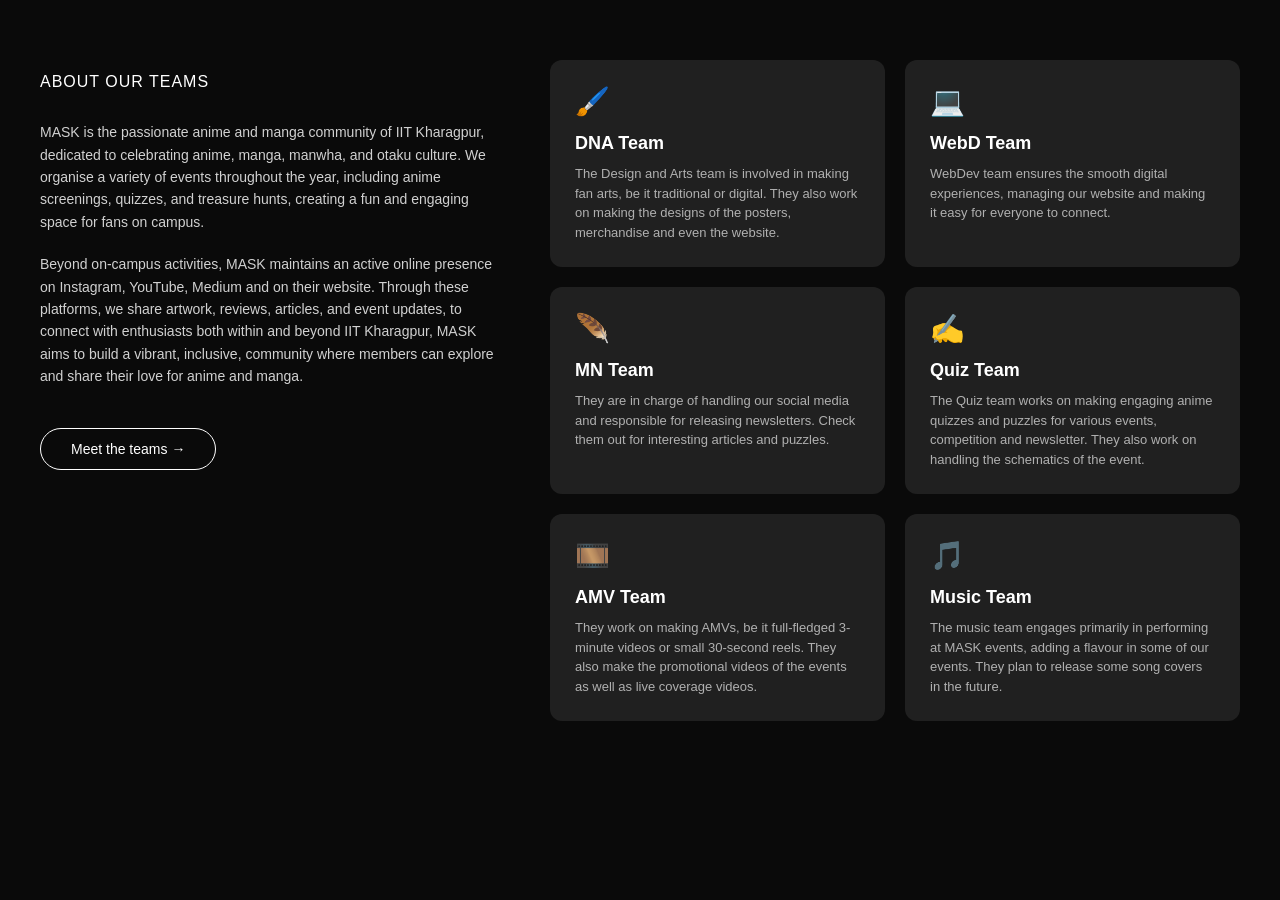
<file: F01-CRD/index.html>
<!DOCTYPE html>
<html>

<head>
    <title>About Our Teams</title>
    <link rel="stylesheet" href="ste.css">
    <meta charset="UTF-8">
    <meta name="viewport" content="width=device-width, initial-scale=1.0">
</head>

<body>

    <div class="about-section">
        <div class="container">

            <div class="text-column">
                <h2>About Our Teams</h2>
                <p>MASK is the passionate anime and manga community of IIT Kharagpur, dedicated to celebrating anime,
                    manga,
                    manwha, and otaku culture. We organise a variety of events throughout the year, including anime
                    screenings,
                    quizzes, and treasure hunts, creating a fun and engaging space for fans on campus.</p>
                <p>Beyond on-campus
                    activities, MASK maintains an active online presence on Instagram, YouTube, Medium and on their
                    website.
                    Through these platforms, we share artwork, reviews, articles, and event updates, to connect with
                    enthusiasts
                    both within and beyond IIT Kharagpur, MASK aims to build a vibrant, inclusive, community where
                    members
                    can
                    explore and share their love for anime and manga.</p>
                <a href="#" class="btn-outline">Meet the teams &rarr;</a>
            </div>



            <div class="cards-column">

                <div class="card">
                    <div class="icon">🖌️</div>
                    <h3>DNA Team</h3>
                    <p>The Design and Arts team is involved in making fan arts, be it traditional or digital. They also
                        work
                        on
                        making the designs of the posters, merchandise and even the website.</p>
                </div>

                <div class="card">
                    <div class="icon">💻</div>
                    <h3>WebD Team</h3>
                    <p>WebDev team ensures the smooth digital experiences, managing our website and making it easy for
                        everyone
                        to connect.</p>
                </div>

                <div class="card">
                    <div class="icon">🪶</div>
                    <h3>MN Team</h3>
                    <p>They are in charge of handling our social media and responsible for releasing newsletters. Check
                        them
                        out
                        for interesting articles and puzzles.</p>
                </div>

                <div class="card">
                    <div class="icon">✍️</div>
                    <h3>Quiz Team</h3>
                    <p>The Quiz team works on making engaging anime quizzes and puzzles for various events, competition
                        and
                        newsletter. They also work on handling the schematics of the event.</p>
                </div>

                <div class="card">
                    <div class="icon">🎞️</div>
                    <h3>AMV Team</h3>
                    <p>They work on making AMVs, be it full-fledged 3-minute videos or small 30-second reels. They also
                        make
                        the
                        promotional videos of the events as well as live coverage videos.</p>
                </div>

                <div class="card">
                    <div class="icon">🎵</div>
                    <h3>Music Team</h3>
                    <p>
                        The music team engages primarily in performing at MASK events, adding a flavour in some of our
                        events. They plan to release some song covers in the future.
                    </p>
                </div>


            </div>
        </div>
    </div>

</body>

</html>
</file>
<file: F01-CRD/ste.css>
body {
    margin: 0;
    font-family: Arial, sans-serif;
    background-color: #0a0a0a;
    color: #ffffff;
}

.about-section {
    padding: 60px 20px;
}

.container {
    display: flex;
    max-width: 1200px;
    margin: 0 auto;
    gap: 50px;
    align-items: flex-start;
}

.text-column {
    flex: 1;
}

.text-column h1 {
    font-size: 36px;
    margin-bottom: 5px;
}

.text-column h2 {
    font-size: 16px;
    font-weight: normal;
    text-transform: uppercase;
    letter-spacing: 1px;
    margin-bottom: 30px;
}

.text-column p {
    font-size: 14px;
    line-height: 1.6;
    color: #d1d1d1;
    margin-bottom: 20px;
}

.btn-outline {
    display: inline-block;
    margin-top: 20px;
    padding: 12px 30px;
    border: 1px solid #ffffff;
    border-radius: 30px;
    color: #ffffff;
    text-decoration: none;
    font-size: 14px;
    transition: 0.3s;
}

.btn-outline:hover {
    background-color: #ef3332;
    color: #000000;
}

.cards-column {
    flex: 1.5;
    display: flex;
    flex-wrap: wrap;
    gap: 20px;
}

.card {
    background-color: #202020;
    padding: 25px;
    border-radius: 12px;
    flex-grow: 1;
    flex-basis: 220px;
}

.card h3 {
    font-size: 18px;
    margin: 15px 0 10px 0;
}

.card p {
    font-size: 13px;
    line-height: 1.5;
    color: #b0b0b0;
    margin: 0;
}

.card:hover {
    background-color: #ef3332;
    border-color: #007bff;
    cursor: pointer;
}

.icon,
.icon-text {
    font-size: 28px;
    margin-bottom: 10px;
}

.icon-text {
    font-family: monospace;
    font-weight: bold;
}

@media (max-width: 900px) {
    .container {
        flex-direction: column;
    }

    .cards-column {
        width: 100%;
    }
}
</file>
